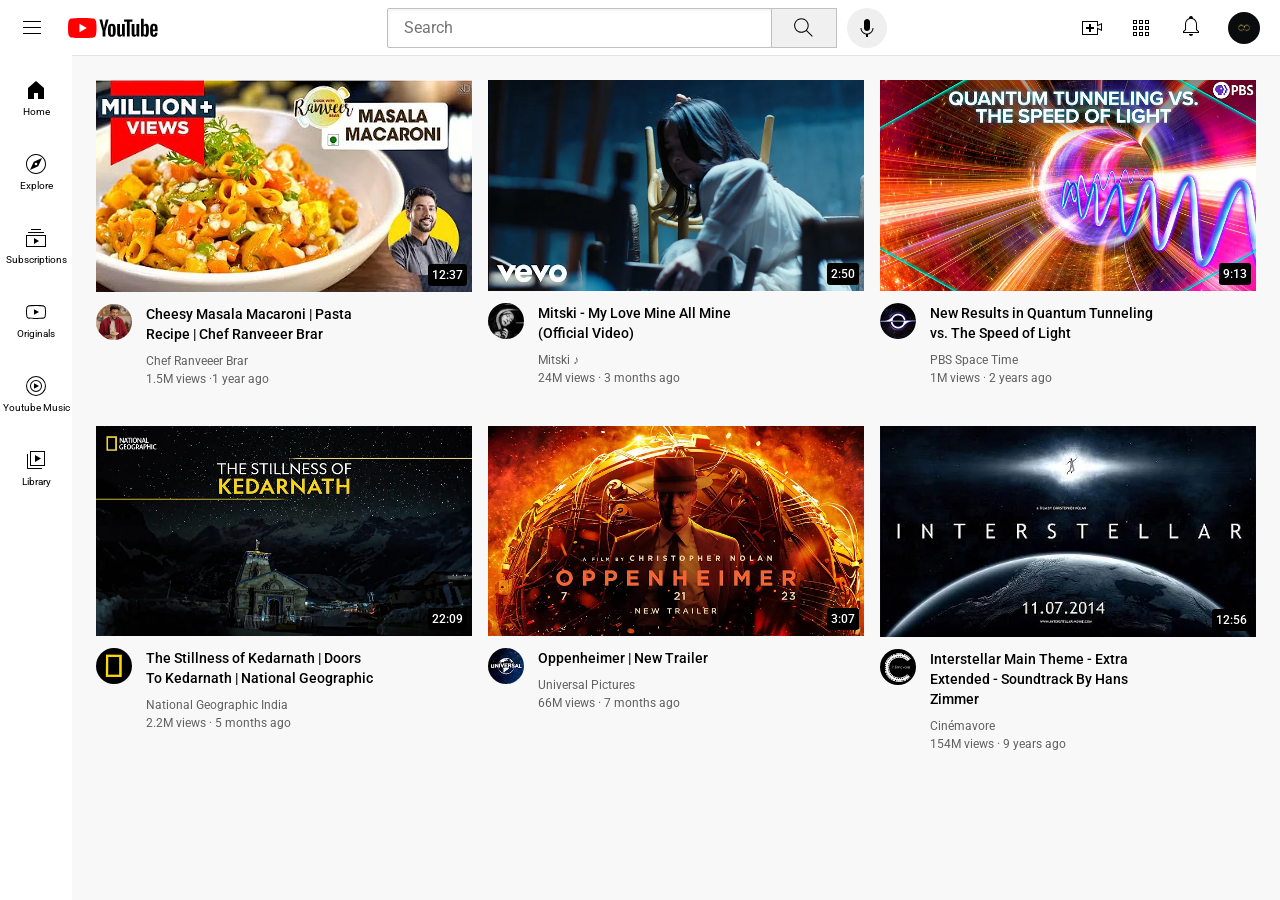
<file: index.html>
<!DOCTYPE html>
<html>
  <head>
    <title>Youtube.com Clone</title>
    <link rel="preconnect" href="https://fonts.googleapis.com">
    <link rel="preconnect" href="https://fonts.gstatic.com" crossorigin>
    <link href="https://fonts.googleapis.com/css2?family=Montserrat:wght@400;700&family=Roboto:wght@400;500;700&display=swap" rel="stylesheet">
    <link href="styles/general.css" rel="stylesheet">
    <link href="styles/video.css" rel="stylesheet">
    <link href="styles/header.css" rel="stylesheet">
    <link href="styles/sidebar.css" rel="stylesheet">
  </head>
  <body>
    <div class="header">
      <div class="left-section">
        <img class="hamburger-menu" src="icons/hamburger-menu.svg">
        <img class="youtube-logo" src="icons/youtube-logo.svg">
      </div>
      <div class="middle-section">
        <input class="search-bar" type="text" placeholder="Search">
        <button class="search-button">
          <img class="search-icon" src="icons/search.svg">
          <div class="tooltip">Search</div>
        </button>
        <button class="voice-search-button">
          <img class="voice-search-icon" src="icons/voice-search-icon.svg">
          <div class="tooltip">Search with your voice</div>
        </button>
      </div>
      <div class="right-section">
        <div class="upload-icon-container">
          <img class="upload-icon" src="icons/upload.svg">
          <div class="tooltip">Create</div>
        </div>
        <div class="youtube-apps-container">
          <img class="youtube-apps" src="icons/youtube-apps.svg">
          <div class="tooltip">Youtube apps</div>
        </div>
         <div class="notifications-icons-container">
          <img class="notifications-icon" src="icons/notifications.svg">
        </div>
        <img class="channel-icon" src="channels/549611_10112598_1864239_7b60c549_thumbnail.png">
      </div>
    </div>
    <div class="sidebar">
      <div class="sidebar-link">
        <img src="icons/home.svg">
        <div>Home</div>
      </div>
      <div class="sidebar-link">
        <img src="icons/explore.svg">
        <div>Explore</div>
      </div>
      <div class="sidebar-link">
        <img src="icons/subscriptions.svg">
        <div>Subscriptions</div>
      </div>
      <div class="sidebar-link">
        <img src="icons/originals.svg">
        <div>Originals</div>
      </div>
      <div class="sidebar-link">
        <img src="icons/youtube-music.svg">
        <div>Youtube Music</div>
      </div>
      <div class="sidebar-link">
        <img src="icons/library.svg">
        <div>Library</div>
      </div>
    </div>

    </div>
    <div class="video-grid">
      <div class="video-preview">
        <div class="thumbnail-row">
          <img class="thumbnail-1" src="thumbnails/macaroni.webp">
          <div class="video-time">12:37</div>
        </div>
        <div class="video-info-grid">
          <div class="channel-picture">
            <img class="profile-picture" src="channels/macaroni.jpeg">
          </div>
          <div class="video-info">
            <p class="video-title">
              Cheesy Masala Macaroni | Pasta Recipe | Chef Ranveeer Brar
            </p>
            <p class="channel-name">
              Chef Ranveeer Brar
            </p>
            <p class="info">
              1.5M views &#183;1 year ago
            </p>
          </div>
        </div>
      </div>
      <div class="video-preview">
        <div class="thumbnail-row">
          <img class="thumbnail-2" src="channels/mitski.webp">
          <div class="video-time">2:50</div>
        </div>
        <div class="video-info-grid">
          <div class="channel-picture">
            <img class="profile-picture" src="channels/mitski_profile.jpeg">
          </div>
          <div class="video-info">
            <p class="video-title">
              Mitski - My Love Mine All Mine (Official Video)
            </p>
            <p class="channel-name">
              Mitski &#9834;
            </p>
            <p class="info">
              24M views &#183; 3 months ago
            </p>
          </div>
        </div>
      </div>
      <div class="video-preview">
        <div class="thumbnail-row">
          <img class="thumbnail-3" src="thumbnails/quantum.webp">
          <div class="video-time">9:13</div>
        </div>
        <div class="video-info-grid">
          <div class="channel-picture">
            <img class="profile-picture" src="channels/quantum.jpeg">
          </div>
          <div class="video-info">
            <p class="video-title">
              New Results in Quantum Tunneling vs. The Speed of Light
            </p>
            <p class="channel-name">
              PBS Space Time
            </p>
            <p class="info">
              1M views &#183; 2 years ago
            </p>
          </div>
        </div>
      </div>
      <div class="video-preview">
        <div class="thumbnail-row">
          <img class="thumbnail-4" src="thumbnails/kedarnath.webp">
          <div class="video-time">22:09</div>
        </div>
        <div class="video-info-grid">
          <div class="channel-picture">
            <img class="profile-picture" src="channels/kedarnath.jpeg">
          </div>
          <div class="video-info">
            <p class="video-title">
              The Stillness of Kedarnath | Doors To Kedarnath | National Geographic
            </p>
            <p class="channel-name">
              National Geographic India
            </p>
            <p class="info">
              2.2M views &#183; 5 months ago
            </p>
          </div>
        </div>
      </div>
      <div class="video-preview">
        <div class="thumbnail-row">
          <img class="thumbnail-5" src="thumbnails/oppenheimer.webp">
          <div class="video-time">3:07</div>
        </div>
        <div class="video-info-grid">
          <div class="channel-picture">
            <img class="profile-picture" src="channels/oppenheimer.jpeg">
          </div>
          <div class="video-info">
            <p class="video-title">
              Oppenheimer | New Trailer
            </p>
            <p class="channel-name">
              Universal Pictures
            </p>
            <p class="info">
              66M views &#183; 7 months ago
            </p>
          </div>
        </div>
      </div>
      <div class="video-preview">
        <div class="thumbnail-row">
          <img class="thumbnail-6" src="thumbnails/interstellar.webp">
          <div class="video-time">12:56</div>
        </div>
        <div class="video-info-grid">
          <div class="channel-picture">
            <img class="profile-picture" src="channels/interstellar.jpeg">
          </div>
          <div class="video-info">
            <p class="video-title">
              Interstellar Main Theme - Extra Extended - Soundtrack By Hans Zimmer
            </p>
            <p class="channel-name">
              Cinémavore
            </p>
            <p class="info">
              154M views &#183; 9 years ago
            </p>
          </div>
        </div>
      </div>
    </body>
  </html>
</file>
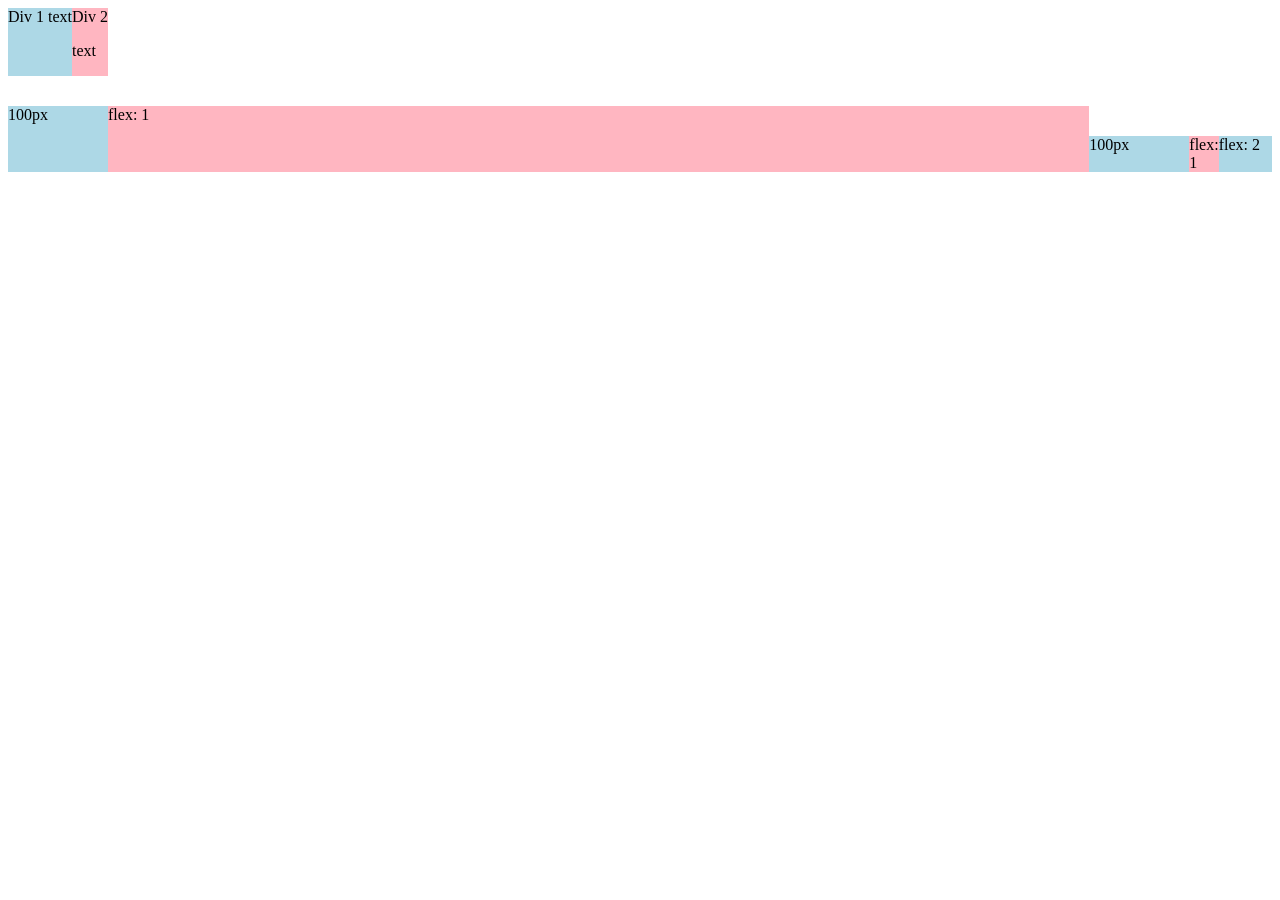
<file: flexbox.html>
<!DOCTYPE html>
<html>
  <head>
    <title>Flexbox Practice</title>
  </head>
  <body>
    <div style="
      display: flex;
      flex-direction: row;
      ">
    <div style="background-color: lightblue;">
    Div 1 text
  </div>
  <div style="background-color: lightpink;">
    Div 2 <p>text</p></div>
  </div>
  <div style="
      display: flex;
      flex-direction: row;
      margin-top: 30px;
      ">
    <div style="background-color: lightblue;
    width: 100px;
    ">100px
  </div>
  <div style="background-color: lightpink;
  flex: 1;">flex: 1</div>
  <div style="
      display: flex;
      flex-direction: row;
      margin-top: 30px;
      ">
    <div style="background-color: lightblue;
    width: 100px;
    ">100px
  </div>
  <div style="background-color: lightpink;
  flex: 1;">flex: 1</div>
  <div style="background-color: lightblue;
  flex: 2;">flex: 2</div>
  </div>
  </body>
</html>
</file>
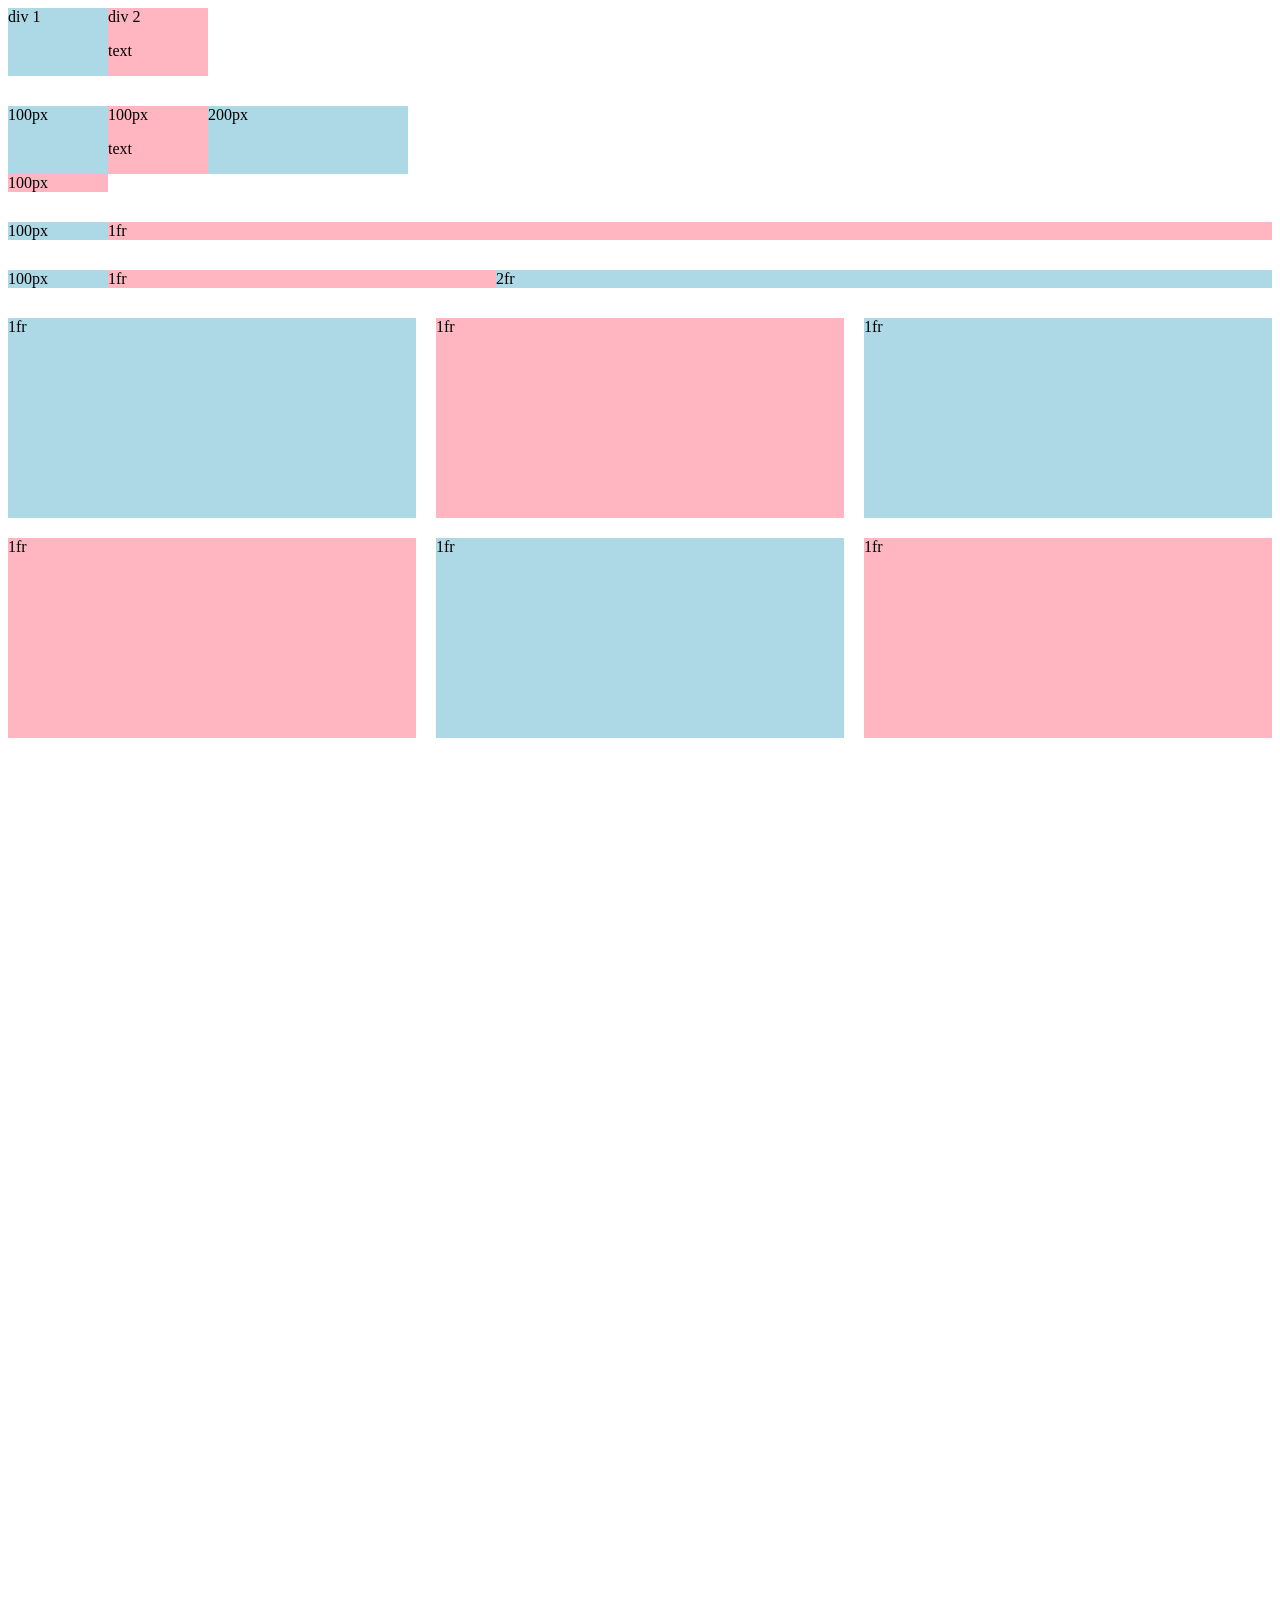
<file: grid.html>
<!DOCTYPE html>
<html>
  <head>
    <title>Grid Practice</title>
  </head>
  <body style="padding-bottom: 1000px;">
    <div style="
      display: grid;
      grid-template-columns: 100px 100px;
      ">
      <div style="background-color: lightblue;">div 1</div>
      <div style="background-color: lightpink;">div 2<p>text</p></div>
    </div>
    <div style="
      margin-top: 30px;
      display: grid;
      grid-template-columns: 100px 100px 200px;
      ">
      <div style="background-color: lightblue;">100px</div>
      <div style="background-color: lightpink;">100px<p>text</p></div>
      <div style="background-color: lightblue;">200px</div>
      <div style="background-color: lightpink;">100px</div>
    </div>
    <div style="
      margin-top: 30px;
      display: grid;
      grid-template-columns: 100px 1fr;
      ">
      <div style="background-color: lightblue;">100px</div>
      <div style="background-color: lightpink;">1fr</div>
    </div>
    <div style="
      margin-top: 30px;
      display: grid;
      grid-template-columns: 100px 1fr 2fr;
      ">
      <div style="background-color: lightblue;">100px</div>
      <div style="background-color: lightpink;">1fr</div>
      <div style="background-color: lightblue;">2fr</div>
    </div>
      <div style="
        margin-top: 30px;
        display: grid;
        grid-template-columns: 1fr 1fr 1fr;
        column-gap: 20px;
        row-gap: 20px;
        ">
        <div style="background-color: lightblue; height: 200px">1fr</div>
        <div style="background-color: lightpink; height: 200px">1fr</div>
        <div style="background-color: lightblue; height: 200px">1fr</div>
        <div style="background-color: lightpink; height: 200px">1fr</div>
        <div style="background-color: lightblue; height: 200px">1fr</div>
        <div style="background-color: lightpink; height: 200px">1fr</div>
      </div>
  </body>
</html>
</file>
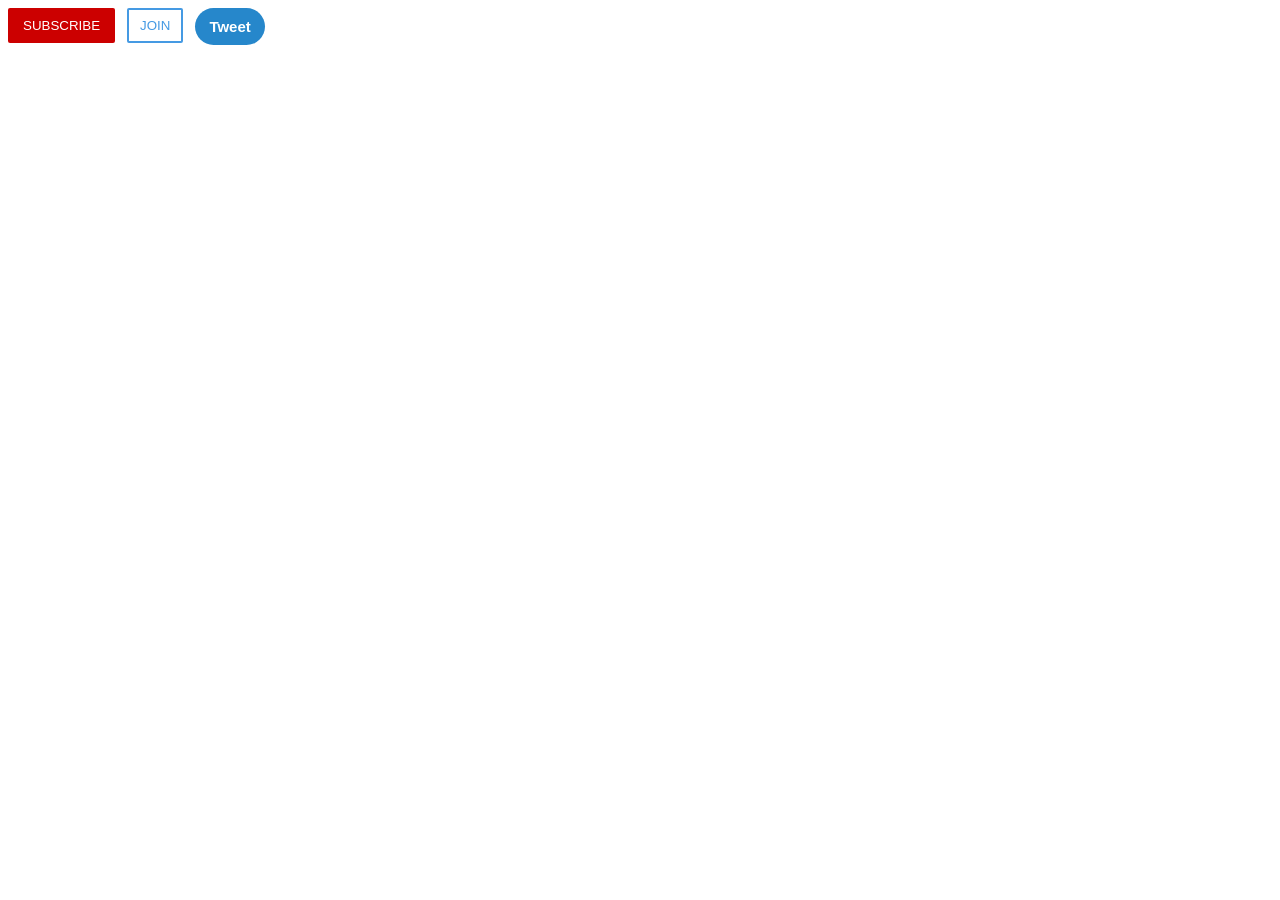
<file: intro-to-html/buttons.html>
<!DOCTYPE html>
<html>
  <head>
    <title>
      Buttons Practice
    </title>
    <link rel="stylesheet" href="styles/buttons.css">
  </head>
  <body>
    <button class = "subscribe-button">
      SUBSCRIBE
    </button>
    <button class = "join-button">
      JOIN
    </button>
    <button class = "tweet-button">
      Tweet
    </button>
  </body>
</html>
</file>
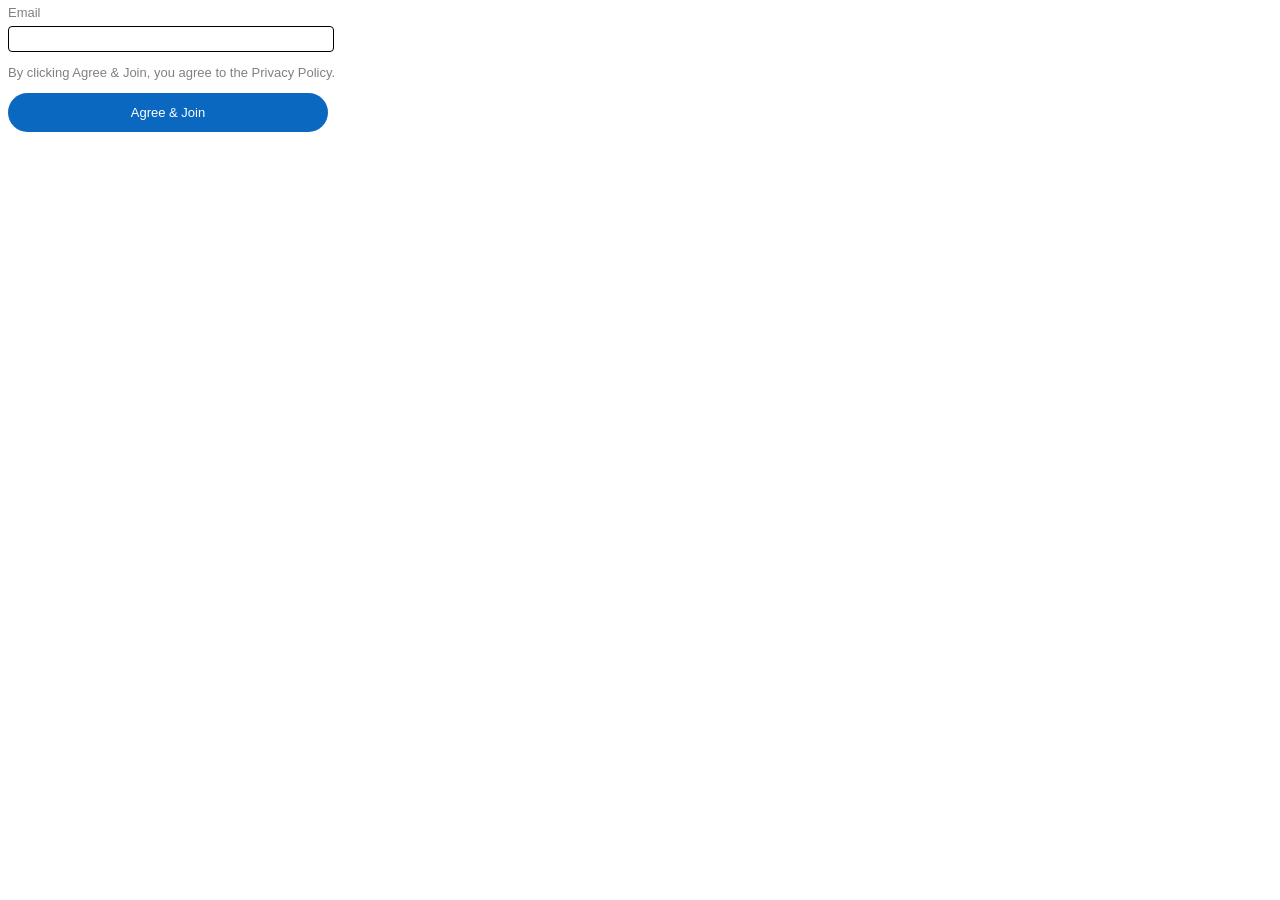
<file: intro-to-html/linkedinsignup.html>
<!DOCTYPE html>
<html>
  <head>
    <title>Linkedin Signup</title>
    <style>
      .email  {
        font-family: Arial;
        font-size: 13px;
        color: gray;
        line-height: 0;
      }

      .email-box  {
        margin-top: 0;
        border: 1.5px solid black;
        border-radius: 4px;
        width: 320px;
        height: 22px;
      }

      .description  {
        font-family: Arial;
        font-size: 13px;
        color: gray;
      }

      .agree-join {
        border: none;
        background-color: rgb(10, 104, 192);
        padding: 12px;
        width: 320px;
        color: white;
        border-radius: 22px;
        font-size: 13px;
      }
    </style>
  </head>
  <body>
    <p class="email">Email</p>
    <input class="email-box" type="text">
    <p class="description">By clicking Agree & Join, you agree to the Privacy Policy.</p>
    <button class="agree-join">Agree & Join</button>
  </body>
</html>
</file>
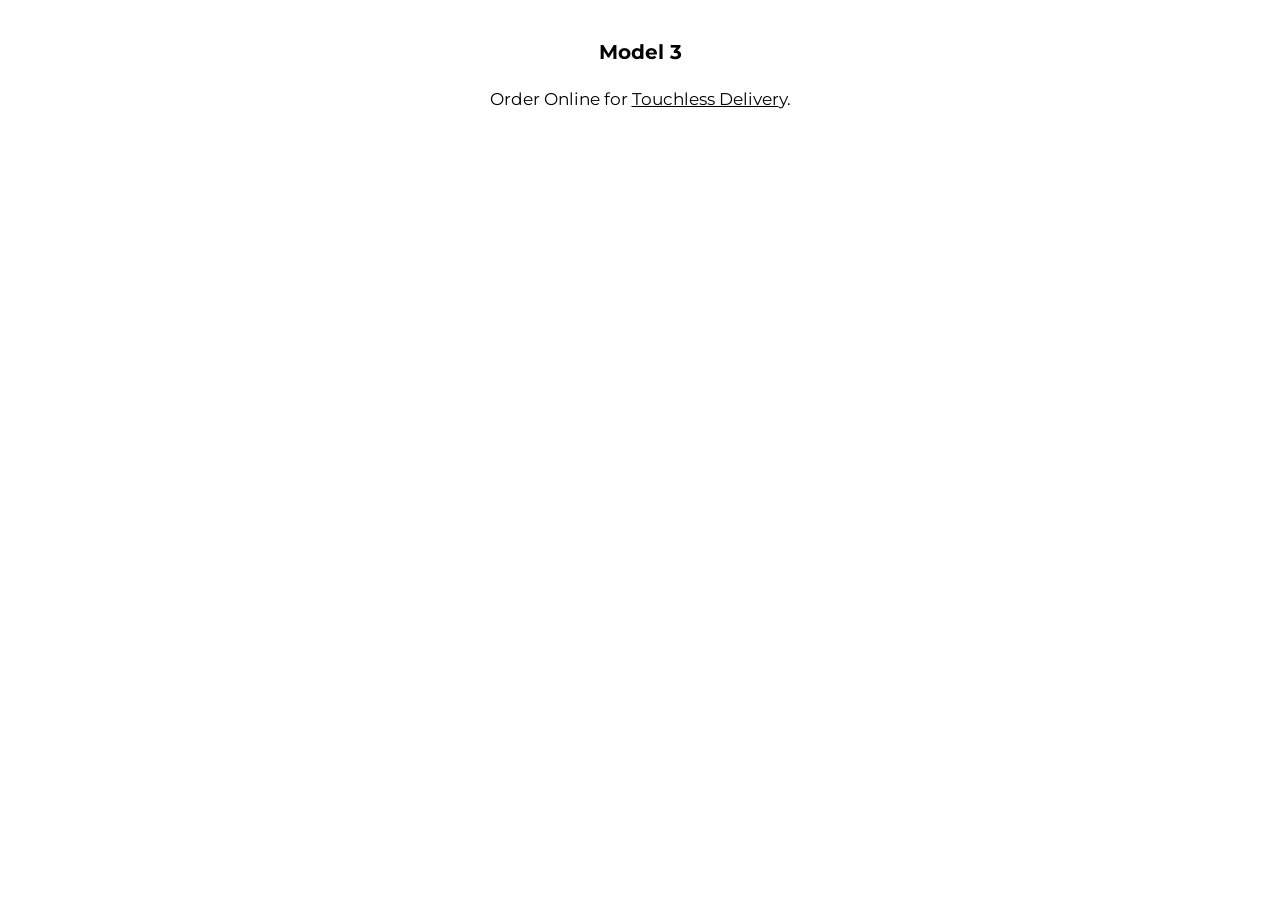
<file: intro-to-html/model.html>
<!DOCTYPE html>
<html>
  <head>
    <title>Practice HTML str</title>
    <link rel="stylesheet" href="styles/practice.css">
    <link rel="preconnect" href="https://fonts.googleapis.com">
    <link rel="preconnect" href="https://fonts.gstatic.com" crossorigin>
    <link href="https://fonts.googleapis.com/css2?family=Montserrat:wght@400;700&family=Roboto:wght@400;700&display=swap" rel="stylesheet">
  </head>
  <body>
    <p class="heading">
      Model 3
    </p>
    <p class="description">
      Order Online for <span class="underline-span">Touchless Deliver</span>y.
    </p>
  </body>
</html>
</file>
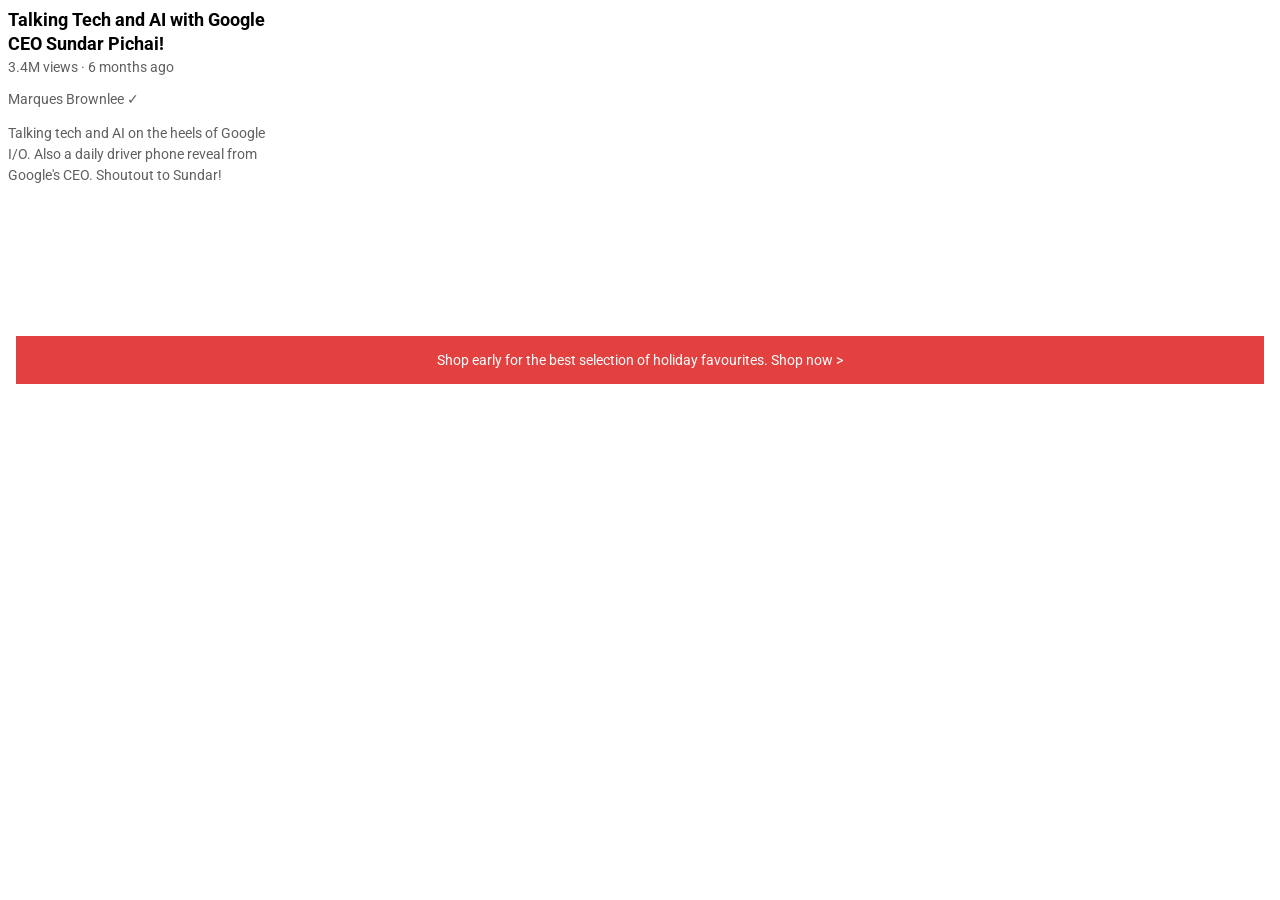
<file: intro-to-html/text.html>
<!DOCTYPE html>
<html>
  <head>
    <title>Text Styles</title>

    <link rel="preconnect" href="https://fonts.googleapis.com">
    <link rel="preconnect" href="https://fonts.gstatic.com" crossorigin>
    <link href="https://fonts.googleapis.com/css2?family=Roboto:wght@400;700&display=swap" rel="stylesheet">
    <link rel="stylesheet" href="styles/text.css">
  </head>
  <body>
    <p class="video-title">
      Talking Tech and AI with Google CEO Sundar Pichai!
    </p>
    <p class="video-stats">
      3.4M views &#183; 6 months ago
    </p>
    <p class="video-creator">
      Marques Brownlee &#10003;
    </p>
    <p class="video-description">
      Talking tech and AI on the heels of Google I/O. Also a daily driver phone reveal from Google's CEO. Shoutout to Sundar!
    </p>
    <p class="offer-line">
      Shop early for the best selection of holiday favourites. <span class="span-example">Shop now &gt;</span>
    </p>
  </body>
</html>
</file>
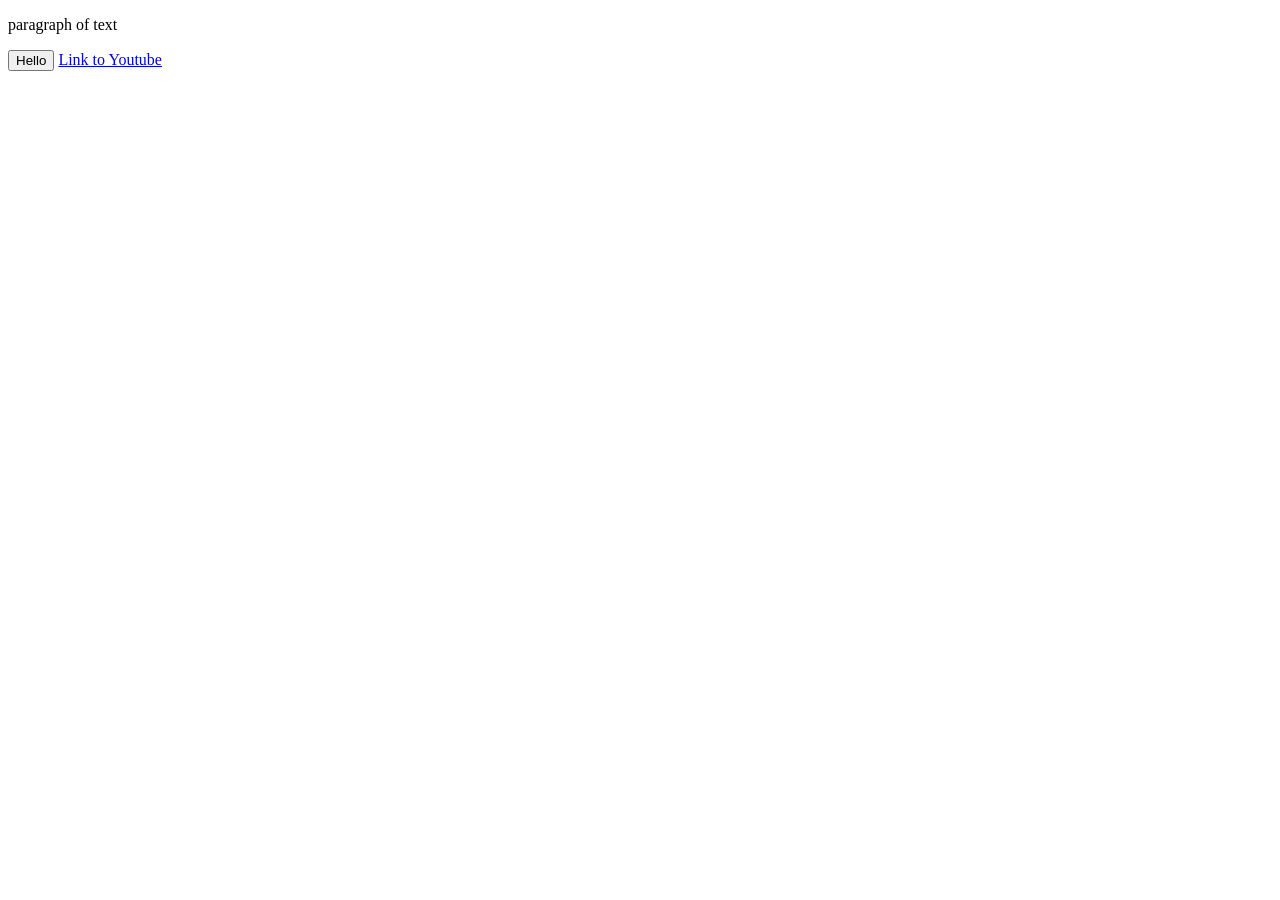
<file: intro-to-html/website.html>
<!DOCTYPE html>
<html>
  <head>
    <title>
    First Website
  </title>
</head>
  <body>
    <p>
      paragraph of text
    </p>
    <button>
      Hello
    </button> 
    <a href = "https://www.youtube.com/" target="_blank">
      Link to Youtube
    </a>
  </body>
</html>
</file>
<file: styles/general.css>
p  {
  font-family: Roboto, Arial;
  margin-top: 0;
  margin-bottom: 0;

}

body   {
  margin: 0;
  padding-top: 80px;
  padding-left: 96px;
  padding-right: 24px;
  background-color: rgb(248, 248, 248);
}
</file>
<file: styles/video.css>
.thumbnail-1,
      .thumbnail-2,
      .thumbnail-3,
      .thumbnail-4,
      .thumbnail-5,
      .thumbnail-6  {
        width: 100%;
      }

      .video-title  {
        font-size: 14px;
        font-weight: 500;
        width: 230px;
        line-height: 20px;
        color: black;
        margin-bottom: 10px;
      }

      .channel-name,
      .video-info {
        color: rgb(96, 96, 96);
        font-size: 12px;
      }

      .channel-name {
        margin-bottom: 4px;
      }

      .video-info-grid  {
        display: grid;
        grid-template-columns: 50px 1fr;
      }

      .channel-picture  {
        display: inline-block;
        width: 50px;
        vertical-align: top;
      }

      .profile-picture  {
        width: 36px;
        border-radius: 50px;
      }

      .thumbnail-row  {
        margin-bottom: 8px;
        position: relative;
      }

      .video-info  {
        display: grid;
        width: 200px;
      }

      .video-grid  {
        display: grid;
        grid-template-columns: 1fr 1fr 1fr;
        column-gap: 16px;
        row-gap: 40px;
        font-family: Roboto, Arial;
      }

      @media (max-width: 750px) {
        .video-grid {
          grid-template-columns: 1fr 1fr;
        }
      }

      @media (min-width: 1000px) {
        .video-grid {
          grid-template-columns: 1fr 1fr 1fr;
        }
      }

      @media (min-width: 751px) and (max-width: 999px)  {
        .video-grid {
          grid-template-columns: 1fr 1fr 1fr;
        }

      @media (min-width: 1000px) {
        .video-grid {
          grid-template-columns: 1fr 1fr 1fr 1fr;
        }
      }
    }

      .video-time {
        background-color: black;
        color: white;
        position: absolute;
        bottom: 10px;
        right: 5px;
        font-weight: 500;
        font-size: 12px;
        padding: 4px;
        border-radius: 3px;
      }
</file>
<file: styles/header.css>
.header {
  height: 55px;
  display: flex;
  flex-direction: row;
  justify-content: space-between;
  position: fixed;
  top: 0;
  left: 0;
  right: 0;
  z-index: 100;
  background-color: white;
  border-bottom-style: solid;
  border-bottom-width: 1px;
  border-bottom-color: rgb(228, 228, 228);
}

.left-section {
  align-items: center;
  display: flex;
}

.hamburger-menu {
  height: 24px;
  margin-left: 20px;
  margin-right: 24px;
}

.youtube-logo {
  height: 20px;
}

.middle-section {
  flex: 1;
  margin-left: 70px;
  margin-right: 35px;
  max-width: 500px;
  display: flex;
  align-items: center;
}

.search-bar {
  flex: 1;
  height: 36px;
  padding-left: 16px;
  font-size: 16px;
  border-radius: 2px;
  border: 1px solid rgb(192, 192, 192);
  box-shadow: inset 1px 2px 3px rgba(0, 0, 0, 0.05);
  width: 0;

}

.search-bar::placeholder  {
  font-family: Roboto, Arial;
  font-size: 16px;
}

.search-button  {
  height: 40px;
  width: 66px;
  background-color: rgb(240, 240, 240);
  border-style: solid;
  border-width: 1px;
  border-color: rgb(192, 192, 192);
  margin-left: -1px;
  margin-right: 10px;
}

.search-button,
.voice-search-button,
.upload-icon-container,
.youtube-apps-container,
.notifications-icon-container {
  display: flex;
  position: relative;
  justify-content: center;
  align-items: center;
}

.search-button .tooltip,
.voice-search-button .tooltip,
.upload-icon-container .tooltip,
.youtube-apps-container .tooltip,
.notifications-icon-container .tooltip{
  position: absolute;
  background-color: gray;
  color: white;
  padding-top: 4px;
  padding-bottom: 4px;
  padding-left: 8px;
  padding-right: 8px;
  border-radius: 2px;
  font-size: 12px;
  bottom: -30px;
  opacity: 0;
  transition: opacity 0.15s;
  pointer-events: none;
  white-space: nowrap;
  font-family: Roboto, Arial;
}

.search-button:hover .tooltip,
.voice-search-button:hover .tooltip,
.upload-icon-container:hover .tooltip,
.youtube-apps-container:hover .tooltip,
.notifications-icon-container:hover .tooltip {
  opacity: 1;
}

.search-icon  {
  height: 25px;
}

.voice-search-button  {
  height: 40px;
  width: 40px;
  border-radius: 20px;
  border: none;
  background-attachment: rgb(248, 248, 248);
}

.voice-search-icon  {
  height: 24px;
}

.right-section {
  width: 180px;
  display: flex;
  margin-right: 20px;
  align-items: center;
  justify-content: space-between;
  flex-shrink: 0;
}

.upload-icon  {
  height: 24px;
}

.youtube-apps  {
  height: 24px;
}

.notifications-icon  {
  height: 24px;
}

.notifications-icon-container {
  position: relative;
}

.notifications-count  {
  position: absolute;
  top: -2px;
  right: -5px;
  background-color: rgb(200, 0, 0);
  color: white;
  font-family: Roboto, Arial;
  font-size: 11px;
  padding-left: 5px;
  padding-right: 5px;
  padding-bottom: 2px;
  padding-top: 2px;
  border-radius: 10px;
}

.channel-icon  {
  height: 32px;
  border-radius: 16px;
}
</file>
<file: styles/sidebar.css>
.sidebar  {
  position: fixed;
  left: 0;
  bottom: 0;
  top: 55px;
  background-color: white;
  width: 72px;
  z-index: 200;
  padding-top: 5px;
}

.sidebar-link {
  height: 74px;
  display: flex;
  justify-content: center;
  align-items: center;
  flex-direction: column;
  cursor: pointer;
}

.sidebar-link:hover {
  background-color: rgb(235, 235, 235);
}

.sidebar-link img {
  height: 24px;
  margin-bottom: 4px;
}

.sidebar-link div {
  font-family: Roboto, Arial;
  font-size: 10px;

}
</file>
<file: intro-to-html/styles/buttons.css>
.subscribe-button  {
  background-color: rgb(204, 0, 0);
  color: white;
  border: none;
  padding-top: 10px;
  padding-bottom: 10px;
  padding-left: 15px;
  padding-right: 15px;
  border-radius: 2px;
  cursor: pointer;
  margin-right: 8px;
  transition: opacity 0.15s;
  vertical-align: top;
}

.subscribe-button:hover   {
  opacity: 0.8;
}

.subscribe-button:active  {
  opacity: 0.5;
}

.join-button  {
  background-color: white;
  border-color: rgb(69, 154, 227);
  border-style: solid;
  border-width: 2px;
  color: rgb(69, 154, 227);
  padding-left: 11px;
  padding-right: 11px;
  padding-top: 8px;
  padding-bottom: 8px;
  border-radius: 2px;
  cursor: pointer;
  margin-right: 8px;
  transition: background-color 0.15s, 
  color 0.15s;
}

.join-button:hover  {
  background-color: rgb(69, 154, 227);
  color: white;
}

.join-button:active   {
  opacity: 0.7;
}

.tweet-button  {
  background-color: rgb(38, 135, 203);
  border: none;
  color: white;
  padding-top: 10px;
  padding-bottom: 10px;
  padding-left: 14px;
  padding-right: 14px;
  border-radius: 20px;
  cursor: pointer;
  font-weight: bold;
  font-size: 15px;
  vertical-align: top;
}
</file>
<file: intro-to-html/styles/practice.css>
.heading  {
  font-family: Montserrat;
  font-weight: bold;
  font-size: 20px;
  text-align: center;
  padding-top: 20px;
  padding-bottom: 5px;
}

.description  {
  font-family: Montserrat;
  font-size: 17px;
  padding-top: 0;
  text-align: center;
}

.underline-span {
  text-decoration: underline;
}
</file>
<file: intro-to-html/styles/text.css>
p  {
  font-family: Roboto;
  margin-top: 0;
}

.video-title  {
  font-weight: bold;
  width: 280px;
  font-size: 18px;
  line-height: 24px;
  margin-bottom: 3px;
}

.video-stats  {
  color: rgb(96, 96, 96);
  font-size: 14px;
  margin-bottom: 16px;
}

.video-creator  {
  color: rgb(96, 96, 96);
  font-size: 14px;
  margin-bottom: 16px;
}

.video-description  {
  color: rgb(96, 96, 96);
  font-size: 14px;
  width: 280px;
  line-height: 21px;
  margin-bottom: 150px;
}

.offer-line  {
  color: white;
  font-size: 14px;
  background-color: #e34140;
  text-align: center;
  padding-left: 16px;
  padding-top : 16px;
  padding-bottom: 16px;
  padding-right: 16px;
  margin-left: 8px;
  margin-right: 8px;
  margin-bottom: 16px;
}

.span-example {
  cursor: pointer;
}

.span-example:hover {
  text-decoration: underline;
}
</file>
